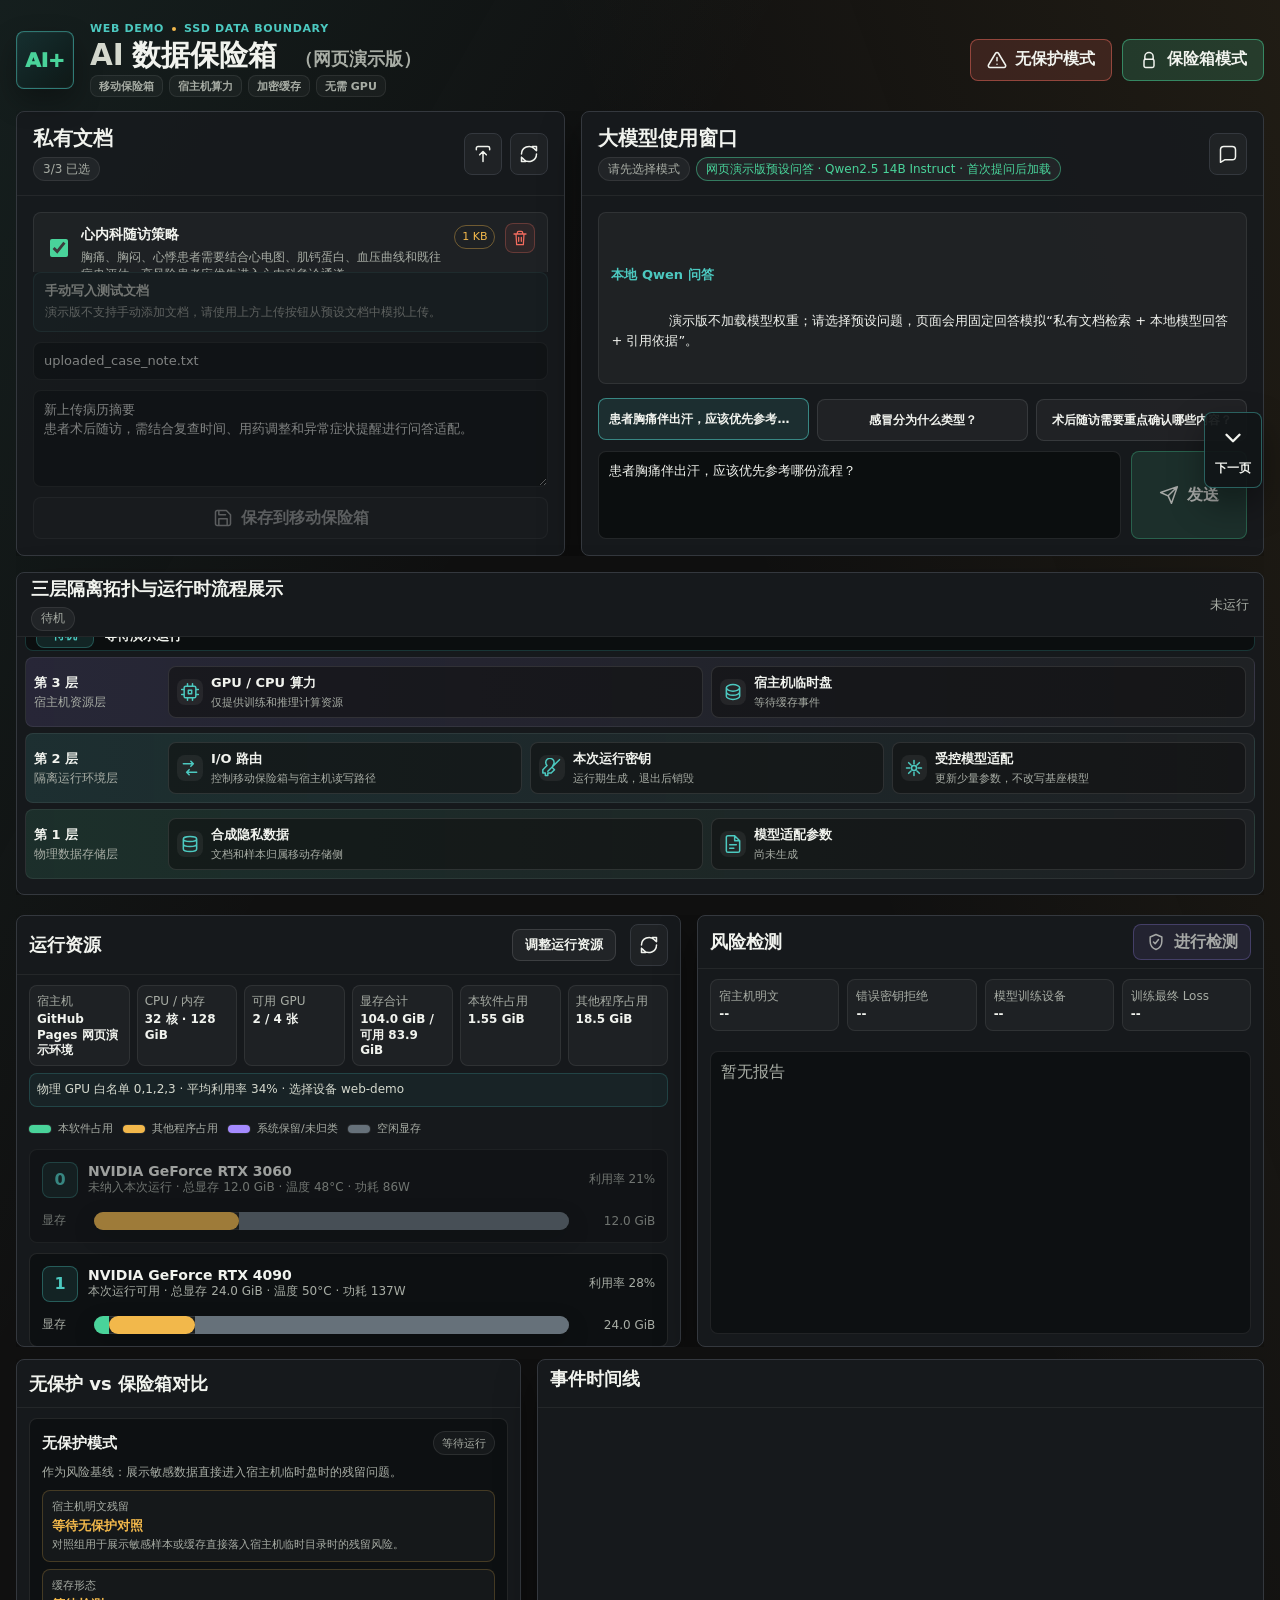
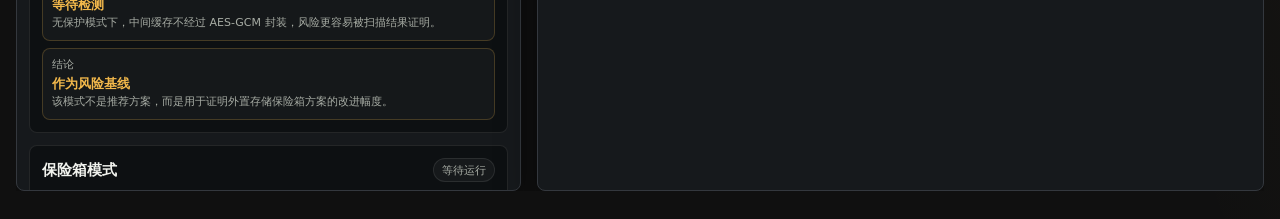
<file: docs/index.html>
<!doctype html>
<html lang="zh-CN">
  <head>
    <meta charset="utf-8" />
    <meta name="viewport" content="width=device-width, initial-scale=1" />
    <title>AI 数据保险箱 - 演示版</title>
    <link rel="stylesheet" href="./styles.css?v=pages-mirror1" />
  </head>
  <body>
    <aside class="usage-guide" aria-labelledby="usageGuideTitle">
      <div class="usage-guide-header">
        <span>Prototype Guide</span>
        <h2 id="usageGuideTitle">AI 数据保险箱测试原型使用说明</h2>
        <p>本测试原型为大学生 AI+ 移动存储场景融合创新大赛参赛作品，作者为胡家铭。</p>
      </div>
      <div class="usage-guide-body">
        <section>
          <h3>项目概述</h3>
          <p>本原型展示一种面向敏感数据的移动式本地 AI 工作方案：私有文档、模型和运行产物归属于移动保险箱，宿主机主要提供 GPU/CPU 算力；中间缓存以加密形式临时存放，退出后通过检测验证宿主机明文残留。</p>
        </section>
        <section>
          <h3>演示版说明</h3>
          <p>当前页面为网页演示版，主要用于无 GPU、无后端服务环境下讲解交互流程和展示逻辑，内容仅供演示参考。</p>
          <p>演示版不会加载真实模型权重，不执行真实模型适配，也不会读取本地文件；大模型问答、上传文档、GPU 占用和风险检测均使用预设数据模拟。真实运行版会在服务器上调用本地 Qwen、扫描工作目录并生成实际报告，结果可能与演示版数值不同。</p>
        </section>
        <section>
          <h3>基本使用流程</h3>
          <ol>
            <li>在“私有文档”中勾选现有文档，或点击上传按钮从三份预设文档中模拟加入新文档；演示版不支持手动写入真实文档。</li>
            <li>点击“无保护模式”启动对照流程，观察敏感明文如何落入宿主机临时目录。</li>
            <li>点击“保险箱模式”启动保护流程，观察缓存加密暂存和结果保存回移动保险箱。</li>
            <li>在“大模型使用窗口”中选择预设问题并发送，观察私有文档检索、模型回答和引用依据变化。</li>
            <li>使用右侧翻页按钮进入第二页，查看运行资源、风险检测、无保护 vs 保险箱对比和事件时间线。</li>
            <li>在“风险检测”中点击“进行检测”，触发宿主机明文扫描、缓存形态验证、错误密钥验证和报告完整性检查。</li>
          </ol>
        </section>
        <section>
          <h3>运行资源调整</h3>
          <p>进入第二页后，在“运行资源”模块点击“调整运行资源”，可勾选模拟 GPU，并在模型下拉框中切换不同参数量的 Qwen 模型。</p>
          <p>每次修改 GPU 选择后，模块会根据合计显存和空闲显存实时更新推荐模型。点击“确认”后会出现二次确认弹窗，确认后页面模拟资源重启，并在重启完成后刷新显存占用和模型建议。</p>
        </section>
        <section>
          <h3>页面模块说明</h3>
          <p><strong>私有文档：</strong>管理用于本地检索与问答的合成文档，演示版支持选择、模拟上传和删除，手动写入区保持禁用。</p>
          <p><strong>大模型使用窗口：</strong>演示版使用预设问答模拟本地 Qwen 结合已选文档回答问题，并展示私有文档引用和模型状态。</p>
          <p><strong>三层隔离拓扑与运行时流程展示：</strong>按执行阶段高亮宿主机资源层、隔离运行环境层和物理数据存储层。</p>
          <p><strong>运行资源：</strong>动态展示宿主机 GPU、显存占用、其他进程占用、本程序资源使用情况，并支持调整运行 GPU 和本地模型参数量。</p>
          <p><strong>风险检测：</strong>手动触发检测，证明无保护模式的风险和保险箱模式的保护效果。</p>
          <p><strong>无保护 vs 保险箱对比：</strong>上下对比展示无保护模式的明文残留风险和保险箱模式的加密缓存、错误密钥验证、产物归属结果。</p>
          <p><strong>事件时间线：</strong>记录训练、缓存、结果保存、退出和检测过程中的审计事件，点击条目可展开查看细节。</p>
        </section>
        <section>
          <h3>安全边界</h3>
          <p>该原型验证应用层数据流控制、缓存加密暂存和可视化审计链路，不宣称防御 root 权限、内核后门、物理内存转储或总线监听。</p>
        </section>
      </div>
    </aside>
    <div class="app-shell">
      <header class="topbar">
        <div class="brand">
          <div class="brand-mark" aria-hidden="true">
            <span class="brand-mark-core">AI+</span>
          </div>
          <div class="brand-copy">
            <div class="brand-kicker">
              <span>WEB DEMO</span>
              <i></i>
              <span>SSD DATA BOUNDARY</span>
            </div>
            <h1><span>AI</span><strong>数据保险箱</strong><em>（网页演示版）</em></h1>
            <div class="brand-tags" aria-label="核心能力">
              <span>移动保险箱</span>
              <span>宿主机算力</span>
              <span>加密缓存</span>
              <span>无需 GPU</span>
            </div>
          </div>
        </div>
        <div class="actions">
          <button id="baselineBtn" class="btn btn-danger" type="button">
            <svg viewBox="0 0 24 24" aria-hidden="true">
              <path d="M12 9v4m0 4h.01M10.3 3.9 1.8 18a2 2 0 0 0 1.7 3h17a2 2 0 0 0 1.7-3L13.7 3.9a2 2 0 0 0-3.4 0Z" />
            </svg>
            无保护模式
          </button>
          <button id="vaultBtn" class="btn btn-primary" type="button">
            <svg viewBox="0 0 24 24" aria-hidden="true">
              <path d="M7 11V8a5 5 0 0 1 10 0v3m-9 0h8a2 2 0 0 1 2 2v6a2 2 0 0 1-2 2H8a2 2 0 0 1-2-2v-6a2 2 0 0 1 2-2Z" />
            </svg>
            保险箱模式
          </button>
        </div>
      </header>

      <section id="homePage" class="page-section home-page" aria-label="首页演示区">
      <div class="primary-workbench" aria-label="核心演示区">
        <section class="panel document-panel" aria-labelledby="documentTitle">
          <div class="panel-header compact">
            <div>
              <h2 id="documentTitle">私有文档</h2>
              <span id="docCount" class="mini-pill">加载中</span>
            </div>
            <div class="panel-actions">
              <input id="filePicker" type="file" accept=".txt,.md,.json,.csv" hidden />
              <button id="pickFileBtn" class="icon-btn" type="button" title="选择本地文档">
                <svg viewBox="0 0 24 24" aria-hidden="true">
                  <path d="M12 21V9m0 0 4 4m-4-4-4 4M4 7V5a2 2 0 0 1 2-2h12a2 2 0 0 1 2 2v2" />
                </svg>
              </button>
              <button id="refreshDocsBtn" class="icon-btn" type="button" title="刷新文档">
                <svg viewBox="0 0 24 24" aria-hidden="true">
                  <path d="M21 12a9 9 0 0 1-15.5 6.2L3 16m0 0v5h5M3 12A9 9 0 0 1 18.5 5.8L21 8m0 0V3h-5" />
                </svg>
              </button>
            </div>
          </div>
          <div id="docList" class="doc-list"></div>
          <div class="quick-upload demo-disabled" data-tooltip="演示版不支持手动添加文档，请使用上方上传按钮从预设文档中模拟上传。">
            <div class="quick-upload-help">
              <strong>手动写入测试文档</strong>
              <span>演示版不支持手动添加文档，请使用上方上传按钮从预设文档中模拟上传。</span>
            </div>
            <input id="docNameInput" type="text" value="uploaded_case_note.txt" aria-label="文档名" disabled />
            <textarea id="docTextInput" rows="4" aria-label="文档内容" disabled>新上传病历摘要
患者术后随访，需结合复查时间、用药调整和异常症状提醒进行问答适配。</textarea>
            <button id="saveDocBtn" class="btn btn-secondary" type="button" disabled>
              <svg viewBox="0 0 24 24" aria-hidden="true">
                <path d="M19 21H5a2 2 0 0 1-2-2V5a2 2 0 0 1 2-2h11l5 5v11a2 2 0 0 1-2 2ZM7 21v-8h10v8M7 3v5h8" />
              </svg>
              保存到移动保险箱
            </button>
          </div>
        </section>

        <section class="panel model-panel" aria-labelledby="modelTitle">
          <div class="panel-header compact">
            <div>
              <h2 id="modelTitle">大模型使用窗口</h2>
              <span id="modelState" class="mini-pill">请先选择模式</span>
              <span id="modelBackend" class="mini-pill">Qwen 状态加载中</span>
            </div>
            <button id="sampleQuestionBtn" class="icon-btn" type="button" title="填入示例问题">
              <svg viewBox="0 0 24 24" aria-hidden="true">
                <path d="M21 15a4 4 0 0 1-4 4H8l-5 3V7a4 4 0 0 1 4-4h10a4 4 0 0 1 4 4z" />
              </svg>
            </button>
          </div>
          <div id="chatLog" class="chat-log">
            <div class="message system">
              <strong>本地 Qwen 问答</strong>
              <span>演示版不加载模型权重；请选择预设问题，页面会用固定回答模拟“私有文档检索 + 本地模型回答 + 引用依据”。</span>
            </div>
          </div>
          <div id="presetQuestionBank" class="preset-question-bank" aria-label="预设问题"></div>
          <div class="ask-row" id="askGate" data-tooltip="请先选择模拟运行方式：无保护模式或保险箱模式。">
            <textarea id="questionInput" rows="3" aria-label="模型问题" readonly>患者胸痛伴出汗，应该优先参考哪份流程？</textarea>
            <button id="askBtn" class="btn btn-primary" type="button" disabled title="请先选择模拟运行方式：无保护模式或保险箱模式。">
              <svg viewBox="0 0 24 24" aria-hidden="true">
                <path d="M22 2 11 13M22 2l-7 20-4-9-9-4Z" />
              </svg>
              发送
            </button>
          </div>
        </section>

      </div>

        <section class="panel topology-panel" aria-labelledby="topologyTitle">
          <div class="panel-header">
            <div>
              <h2 id="topologyTitle">三层隔离拓扑与运行时流程展示</h2>
              <span id="runStatus" class="status-pill idle">待机</span>
            </div>
            <div class="run-meta">
              <span id="activeRun">未运行</span>
            </div>
          </div>

          <div id="topologyMap" class="topology-map idle">
            <div class="topology-current">
              <span id="topologyStepBadge">待机</span>
              <div>
                <strong id="topologyFocus">等待演示运行</strong>
                <p id="topologyFocusDetail">点击保险箱模式或无保护模式后，模块会随执行阶段逐步高亮。</p>
              </div>
            </div>
            <div class="layer host-layer">
              <div class="layer-label">
                <strong>第 3 层</strong>
                <span>宿主机资源层</span>
              </div>
              <div class="node compute-node" data-topology-node="compute">
                <span class="node-icon">
                  <svg viewBox="0 0 24 24" aria-hidden="true">
                    <path d="M9 2v3m6-3v3M9 19v3m6-3v3M2 9h3m-3 6h3m14-6h3m-3 6h3M7 5h10a2 2 0 0 1 2 2v10a2 2 0 0 1-2 2H7a2 2 0 0 1-2-2V7a2 2 0 0 1 2-2Zm3 5h4v4h-4z" />
                  </svg>
                </span>
                <span>GPU / CPU 算力</span>
                <small>仅提供训练和推理计算资源</small>
              </div>
              <div class="node cache-node" data-topology-node="cache">
                <span class="node-icon">
                  <svg viewBox="0 0 24 24" aria-hidden="true">
                    <path d="M4 7c0-2 3.6-4 8-4s8 2 8 4-3.6 4-8 4-8-2-8-4Zm0 0v5c0 2 3.6 4 8 4s8-2 8-4V7M4 12v5c0 2 3.6 4 8 4s8-2 8-4v-5" />
                  </svg>
                </span>
                <span>宿主机临时盘</span>
                <small id="cacheMode">等待缓存事件</small>
              </div>
            </div>

            <div class="layer sandbox-layer">
              <div class="layer-label">
                <strong>第 2 层</strong>
                <span>隔离运行环境层</span>
              </div>
              <div class="node router-node" data-topology-node="router">
                <span class="node-icon">
                  <svg viewBox="0 0 24 24" aria-hidden="true">
                    <path d="M4 7h12m0 0-3-3m3 3-3 3M20 17H8m0 0 3-3m-3 3 3 3" />
                  </svg>
                </span>
                <span>I/O 路由</span>
                <small>控制移动保险箱与宿主机读写路径</small>
              </div>
              <div class="node key-node" data-topology-node="key">
                <span class="node-icon">
                  <svg viewBox="0 0 24 24" aria-hidden="true">
                    <path d="M21 2 11 12m-4 4 3-3m2-2 3 3-4 4H7v3H4v-3H1v-4l5-5a5 5 0 1 1 7 0" />
                  </svg>
                </span>
                <span>本次运行密钥</span>
                <small id="keyState">运行期生成，退出后销毁</small>
              </div>
              <div class="node engine-node" data-topology-node="engine">
                <span class="node-icon">
                  <svg viewBox="0 0 24 24" aria-hidden="true">
                    <path d="M12 3v4m0 10v4M3 12h4m10 0h4M5.6 5.6l2.8 2.8m7.2 7.2 2.8 2.8m0-12.8-2.8 2.8m-7.2 7.2-2.8 2.8M9 12a3 3 0 1 0 6 0 3 3 0 0 0-6 0Z" />
                  </svg>
                </span>
                <span>受控模型适配</span>
                <small>更新少量参数，不改写基座模型</small>
              </div>
            </div>

            <div class="layer vault-layer">
              <div class="layer-label">
                <strong>第 1 层</strong>
                <span>物理数据存储层</span>
              </div>
              <div class="node data-node" data-topology-node="data">
                <span class="node-icon">
                  <svg viewBox="0 0 24 24" aria-hidden="true">
                    <path d="M4 6a8 3 0 1 0 16 0A8 3 0 1 0 4 6Zm0 0v6a8 3 0 1 0 16 0V6M4 12v6a8 3 0 1 0 16 0v-6" />
                  </svg>
                </span>
                <span>合成隐私数据</span>
                <small>文档和样本归属移动存储侧</small>
              </div>
              <div class="node adapter-node" data-topology-node="adapter">
                <span class="node-icon">
                  <svg viewBox="0 0 24 24" aria-hidden="true">
                    <path d="M14 2H6a2 2 0 0 0-2 2v16a2 2 0 0 0 2 2h12a2 2 0 0 0 2-2V8Zm0 0v6h6M8 13h8M8 17h5" />
                  </svg>
                </span>
                <span>模型适配参数</span>
                <small id="adapterState">尚未生成</small>
              </div>
            </div>

            <div id="topologySteps" class="topology-steps"></div>
          </div>
        </section>
      </section>

      <main id="detailsPage" class="dashboard page-section details-page" aria-label="证据详情页">
        <section class="evidence-grid" aria-label="运行证据">
          <section class="panel hardware-panel" aria-labelledby="hardwareTitle">
            <div class="panel-header compact">
              <h2 id="hardwareTitle">运行资源</h2>
              <button id="runtimeEditBtn" class="small-btn" type="button">调整运行资源</button>
              <button id="runtimeApplyBtn" class="small-btn primary" type="button" disabled>确认</button>
              <button id="refreshHardware" class="icon-btn" type="button" title="刷新硬件探测">
                <svg viewBox="0 0 24 24" aria-hidden="true">
                  <path d="M21 12a9 9 0 0 1-15.5 6.2L3 16m0 0v5h5M3 12A9 9 0 0 1 18.5 5.8L21 8m0 0V3h-5" />
                </svg>
              </button>
            </div>
            <div id="hardwareRestartNotice" class="hardware-restart-notice" hidden></div>
            <div id="hardwareSummary" class="hardware-summary skeleton">加载中</div>
            <div id="runtimeConfigPanel" class="runtime-config-panel"></div>
            <div id="gpuList" class="gpu-list"></div>
          </section>

          <section class="panel report-panel" aria-labelledby="reportTitle">
            <div class="panel-header compact">
              <div>
                <h2 id="reportTitle">风险检测</h2>
              </div>
              <button id="verifyBtn" class="btn btn-secondary verify-btn" type="button" disabled title="请先选择模拟运行方式并等待运行完成后再检测。">
                <svg viewBox="0 0 24 24" aria-hidden="true">
                  <path d="M9 12l2 2 4-5M12 3 5 6v5c0 4.5 3 8.5 7 10 4-1.5 7-5.5 7-10V6l-7-3Z" />
                </svg>
                进行检测
              </button>
            </div>
            <div class="metric-grid">
              <div class="metric">
                <span>宿主机明文</span>
                <strong id="sentinelMetric">--</strong>
              </div>
              <div class="metric">
                <span>错误密钥拒绝</span>
                <strong id="keyMetric">--</strong>
              </div>
              <div class="metric">
                <span>模型训练设备</span>
                <strong id="deviceMetric">--</strong>
              </div>
              <div class="metric">
                <span>训练最终 Loss</span>
                <strong id="lossMetric">--</strong>
              </div>
            </div>
            <div id="securityChecks" class="security-checks"></div>
            <div id="reportDetails" class="report-details empty">暂无报告</div>
          </section>
        </section>

        <section class="support-grid" aria-label="补充细节">
          <section class="panel flow-panel" aria-labelledby="flowTitle">
            <div class="panel-header compact">
              <div>
                <h2 id="flowTitle">无保护 vs 保险箱对比</h2>
              </div>
            </div>
            <div id="fileFlow" class="proof-compare"></div>
          </section>

          <section class="panel timeline-panel" aria-labelledby="timelineTitle">
            <div class="panel-header">
              <div>
                <h2 id="timelineTitle">事件时间线</h2>
              </div>
            </div>
            <div id="eventList" class="event-list"></div>
          </section>
        </section>
      </main>

      <button id="pageFlipBtn" class="floating-page-btn" type="button" aria-label="向下翻页" title="向下翻页">
        <svg id="pageFlipIcon" viewBox="0 0 24 24" aria-hidden="true">
          <path d="M6 9l6 6 6-6" />
        </svg>
        <span id="pageFlipText">下一页</span>
      </button>
    </div>

    <dialog id="mockUploadDialog" class="mock-upload-dialog">
      <form method="dialog">
        <div class="mock-dialog-head">
          <div>
            <h2>模拟上传私有文档</h2>
            <p>从预设文档中选择一份加入移动保险箱，页面不会读取你的本地文件。</p>
          </div>
          <button class="small-btn" value="cancel" type="submit">关闭</button>
        </div>
        <div id="mockUploadChoices" class="mock-upload-choices"></div>
      </form>
    </dialog>

    <script src="./app.js?v=model-status1"></script>
  </body>
</html>
</file>
<file: docs/styles.css>
:root {
  color-scheme: dark;
  --bg: #101010;
  --surface: #171a1d;
  --surface-2: #202327;
  --line: #34383e;
  --text: #f1f3ee;
  --muted: #a8ada5;
  --soft: #d5d9ce;
  --green: #49d39a;
  --teal: #4cc9c0;
  --amber: #f2b84b;
  --red: #f26b5e;
  --violet: #a58bff;
  --shadow: rgba(0, 0, 0, 0.34);
}

* {
  box-sizing: border-box;
}

html {
  background: var(--bg);
  color: var(--text);
}

body {
  margin: 0;
  min-width: 320px;
  min-height: 100vh;
  background:
    linear-gradient(120deg, rgba(76, 201, 192, 0.08), transparent 34%),
    linear-gradient(250deg, rgba(242, 184, 75, 0.07), transparent 38%),
    var(--bg);
  color: var(--text);
  font-family:
    Inter, ui-sans-serif, system-ui, -apple-system, BlinkMacSystemFont, "Segoe UI",
    "Noto Sans CJK SC", "Microsoft YaHei", sans-serif;
  letter-spacing: 0;
}

button,
input,
textarea,
summary,
select,
option,
label {
  font: inherit;
  color: var(--text) !important;
  -webkit-text-fill-color: currentColor;
  caret-color: var(--text);
}

button *,
summary * {
  -webkit-text-fill-color: currentColor;
}

input::placeholder,
textarea::placeholder {
  color: rgba(241, 243, 238, 0.58);
  -webkit-text-fill-color: rgba(241, 243, 238, 0.58);
}

input:-webkit-autofill,
input:-webkit-autofill:hover,
input:-webkit-autofill:focus,
textarea:-webkit-autofill,
textarea:-webkit-autofill:hover,
textarea:-webkit-autofill:focus,
select:-webkit-autofill,
select:-webkit-autofill:hover,
select:-webkit-autofill:focus {
  -webkit-text-fill-color: var(--text) !important;
  caret-color: var(--text);
  box-shadow: 0 0 0 1000px rgba(8, 10, 12, 0.94) inset !important;
  transition: background-color 9999s ease-out 0s;
}

input::file-selector-button {
  border: 1px solid rgba(255, 255, 255, 0.14);
  border-radius: 7px;
  color: var(--text);
  background: rgba(255, 255, 255, 0.06);
}

option {
  background: var(--surface);
}

h1,
h2,
p {
  margin: 0;
}

.app-shell {
  width: min(1540px, calc(100% - 32px));
  margin: 0 auto;
  padding: 14px 0 28px;
}

.usage-guide {
  position: fixed;
  left: 14px;
  top: 50%;
  z-index: 45;
  display: flex;
  flex-direction: column;
  width: 270px;
  max-height: min(78vh, 720px);
  border: 1px solid rgba(76, 201, 192, 0.28);
  border-radius: 8px;
  color: var(--text);
  background: rgba(16, 18, 20, 0.94);
  box-shadow: 0 18px 42px rgba(0, 0, 0, 0.4);
  transform: translateY(-50%);
  overflow: hidden;
}

.usage-guide-header {
  flex: 0 0 auto;
  padding: 13px 14px 12px;
  border-bottom: 1px solid rgba(255, 255, 255, 0.07);
  background:
    linear-gradient(135deg, rgba(76, 201, 192, 0.1), transparent 56%),
    rgba(255, 255, 255, 0.025);
}

.usage-guide-header span {
  display: inline-flex;
  align-items: center;
  min-height: 20px;
  padding: 0 7px;
  border: 1px solid rgba(76, 201, 192, 0.28);
  border-radius: 7px;
  color: var(--teal);
  background: rgba(76, 201, 192, 0.08);
  font-size: 10px;
  font-weight: 850;
  letter-spacing: 0.04em;
}

.usage-guide h2 {
  margin-top: 9px;
  color: var(--text);
  font-size: 16px;
  line-height: 1.28;
}

.usage-guide-header p {
  margin-top: 8px;
  color: var(--muted);
  font-size: 11.5px;
  line-height: 1.5;
}

.usage-guide-body {
  flex: 1 1 auto;
  min-height: 0;
  overflow-y: auto;
  padding: 12px 14px 14px;
  scrollbar-width: thin;
  scrollbar-color: rgba(76, 201, 192, 0.36) rgba(255, 255, 255, 0.05);
}

.usage-guide-body::-webkit-scrollbar {
  width: 8px;
}

.usage-guide-body::-webkit-scrollbar-track {
  background: rgba(255, 255, 255, 0.04);
}

.usage-guide-body::-webkit-scrollbar-thumb {
  border-radius: 8px;
  background: rgba(76, 201, 192, 0.36);
}

.usage-guide section + section {
  margin-top: 14px;
  padding-top: 13px;
  border-top: 1px solid rgba(255, 255, 255, 0.07);
}

.usage-guide h3 {
  margin: 0 0 8px;
  color: var(--soft);
  font-size: 13px;
  line-height: 1.25;
}

.usage-guide p,
.usage-guide li {
  color: var(--muted);
  font-size: 12px;
  line-height: 1.62;
}

.usage-guide p + p {
  margin-top: 8px;
}

.usage-guide strong {
  color: var(--text);
  font-weight: 850;
}

.usage-guide ol {
  display: grid;
  gap: 7px;
  margin: 0;
  padding-left: 18px;
}

.topbar {
  display: grid;
  grid-template-columns: minmax(0, 1fr) auto;
  align-items: center;
  gap: 20px;
  min-height: 88px;
  padding: 8px 0 14px;
}

.brand {
  display: flex;
  align-items: center;
  gap: 16px;
  min-width: 0;
}

.brand-mark {
  position: relative;
  display: grid;
  place-items: center;
  width: 58px;
  height: 58px;
  flex: 0 0 auto;
  overflow: hidden;
  border: 1px solid rgba(76, 201, 192, 0.52);
  border-radius: 8px;
  background:
    linear-gradient(135deg, rgba(76, 201, 192, 0.18), rgba(73, 211, 154, 0.06)),
    rgba(8, 10, 12, 0.78);
  box-shadow: inset 0 0 0 1px rgba(255, 255, 255, 0.035), 0 12px 28px rgba(0, 0, 0, 0.3);
}

.brand-mark-core {
  position: relative;
  z-index: 2;
  color: var(--green);
  font-size: 20px;
  font-weight: 950;
  letter-spacing: 0;
}

.btn svg,
.icon-btn svg,
.node-icon svg {
  width: 20px;
  height: 20px;
  fill: none;
  stroke: currentColor;
  stroke-width: 1.8;
  stroke-linecap: round;
  stroke-linejoin: round;
}

h1 {
  display: flex;
  align-items: baseline;
  gap: 8px;
  min-width: 0;
  font-size: clamp(24px, 2.3vw, 34px);
  line-height: 1.02;
}

h1 span {
  color: var(--soft);
  font-weight: 760;
}

h1 strong {
  color: var(--text);
  font-weight: 950;
  letter-spacing: 0;
}

.brand-copy {
  display: grid;
  gap: 5px;
  min-width: 0;
}

.brand-kicker {
  display: flex;
  align-items: center;
  gap: 8px;
  color: var(--teal);
  font-size: 11px;
  font-weight: 850;
  letter-spacing: 0.06em;
}

.brand-kicker i {
  width: 4px;
  height: 4px;
  border-radius: 2px;
  background: var(--amber);
}

.brand-tags {
  display: flex;
  flex-wrap: wrap;
  gap: 6px;
}

.brand-tags span {
  display: inline-flex;
  align-items: center;
  min-height: 22px;
  padding: 0 8px;
  border: 1px solid rgba(255, 255, 255, 0.08);
  border-radius: 8px;
  color: var(--muted);
  background: rgba(255, 255, 255, 0.035);
  font-size: 11px;
  font-weight: 760;
}

.actions {
  display: flex;
  gap: 10px;
  flex-wrap: wrap;
  justify-content: flex-end;
  align-items: center;
}

.btn,
.icon-btn {
  display: inline-flex;
  align-items: center;
  justify-content: center;
  gap: 8px;
  min-height: 42px;
  border: 1px solid transparent;
  border-radius: 8px;
  color: var(--text);
  cursor: pointer;
  transition: transform 140ms ease, border-color 140ms ease, background 140ms ease;
}

.btn {
  padding: 0 16px;
  font-weight: 750;
}

.btn:disabled {
  cursor: not-allowed;
  opacity: 0.66;
}

.btn:hover:not(:disabled),
.icon-btn:hover {
  transform: translateY(-1px);
}

.actions .btn {
  position: relative;
  overflow: hidden;
}

.actions .btn.active {
  opacity: 1;
  transform: translateY(-1px);
}

.actions .btn.inactive {
  opacity: 0.58;
}

.actions .btn.inactive:hover:not(:disabled) {
  opacity: 0.9;
}

.actions .btn.active::after {
  content: "";
  position: absolute;
  left: 12px;
  right: 12px;
  bottom: 5px;
  height: 2px;
  border-radius: 2px;
  background: currentColor;
  opacity: 0.72;
}

.actions .btn.running::before {
  content: "";
  position: absolute;
  inset: 0;
  border-radius: 8px;
  border: 1px solid currentColor;
  opacity: 0.34;
  animation: mode-pulse 1.25s ease-in-out infinite;
}

@keyframes mode-pulse {
  0%,
  100% {
    transform: scale(1);
    opacity: 0.18;
  }
  50% {
    transform: scale(1.035);
    opacity: 0.5;
  }
}

.btn-primary {
  background: rgba(73, 211, 154, 0.18);
  border-color: rgba(73, 211, 154, 0.5);
}

.btn-primary.active {
  color: var(--green);
  background: rgba(73, 211, 154, 0.26);
  border-color: rgba(73, 211, 154, 0.82);
  box-shadow: 0 0 0 1px rgba(73, 211, 154, 0.18), 0 0 22px rgba(73, 211, 154, 0.14);
}

.btn-danger {
  background: rgba(242, 107, 94, 0.16);
  border-color: rgba(242, 107, 94, 0.48);
}

.btn-danger.active {
  color: var(--red);
  background: rgba(242, 107, 94, 0.24);
  border-color: rgba(242, 107, 94, 0.78);
  box-shadow: 0 0 0 1px rgba(242, 107, 94, 0.18), 0 0 22px rgba(242, 107, 94, 0.13);
}

.btn-secondary {
  background: rgba(165, 139, 255, 0.14);
  border-color: rgba(165, 139, 255, 0.42);
}

.small-btn {
  min-height: 32px;
  padding: 0 12px;
  border: 1px solid rgba(255, 255, 255, 0.12);
  border-radius: 8px;
  color: var(--soft);
  background: rgba(255, 255, 255, 0.05);
  font-size: 13px;
  font-weight: 800;
  white-space: nowrap;
  cursor: pointer;
  transition:
    transform 140ms ease,
    border-color 140ms ease,
    background 140ms ease,
    opacity 140ms ease;
}

.small-btn:hover:not(:disabled) {
  transform: translateY(-1px);
  border-color: rgba(76, 201, 192, 0.42);
  background: rgba(76, 201, 192, 0.1);
}

.small-btn.primary {
  color: var(--green);
  border-color: rgba(73, 211, 154, 0.38);
  background: rgba(73, 211, 154, 0.12);
}

.small-btn:disabled {
  cursor: not-allowed;
  opacity: 0.45;
}

.icon-btn {
  width: 38px;
  height: 38px;
  padding: 0;
  background: rgba(255, 255, 255, 0.04);
  border-color: var(--line);
}

.panel {
  border: 1px solid var(--line);
  border-radius: 8px;
  background: rgba(23, 26, 29, 0.94);
  box-shadow: 0 18px 40px var(--shadow);
}

.panel-header {
  display: flex;
  align-items: center;
  justify-content: space-between;
  gap: 14px;
  min-height: 68px;
  padding: 16px;
  border-bottom: 1px solid rgba(255, 255, 255, 0.06);
}

.panel-header.compact {
  min-height: 64px;
  padding: 14px 16px;
}

.panel-header h2 {
  font-size: 18px;
  line-height: 1.2;
}

.hardware-panel .panel-header h2 {
  margin-right: auto;
}

.status-pill,
.mini-pill,
.phase-summary {
  display: inline-flex;
  align-items: center;
  max-width: 100%;
  min-height: 24px;
  margin-top: 7px;
  padding: 0 9px;
  border-radius: 999px;
  color: var(--muted);
  background: rgba(255, 255, 255, 0.05);
  border: 1px solid rgba(255, 255, 255, 0.08);
  font-size: 12px;
}

.status-pill.running {
  color: var(--amber);
  border-color: rgba(242, 184, 75, 0.48);
}

.status-pill.safe,
.mini-pill.safe {
  color: var(--green);
  border-color: rgba(73, 211, 154, 0.5);
}

.status-pill.danger,
.mini-pill.danger {
  color: var(--red);
  border-color: rgba(242, 107, 94, 0.52);
}

.mini-pill.warning {
  color: var(--amber);
  border-color: rgba(242, 184, 75, 0.48);
}

.page-section {
  scroll-margin-top: 12px;
}

.home-page {
  display: grid;
  grid-template-rows: minmax(0, 0.58fr) minmax(0, 0.42fr);
  gap: 16px;
  height: calc(100vh - 116px);
  min-height: 660px;
  margin-bottom: 20px;
  overflow: hidden;
}

.primary-workbench {
  display: grid;
  grid-template-columns: minmax(430px, 0.95fr) minmax(560px, 1.18fr);
  gap: 16px;
  align-items: stretch;
  height: min(66vh, 640px);
  min-height: 520px;
  max-height: 680px;
  margin-bottom: 18px;
  overflow: hidden;
}

.home-page .primary-workbench {
  height: 100%;
  min-height: 0;
  max-height: none;
  margin-bottom: 0;
}

.home-page .primary-workbench > .panel {
  height: 100%;
  min-height: 0;
  max-height: 100%;
}

.document-panel,
.model-panel {
  display: grid;
  grid-template-rows: auto minmax(0, 1fr) auto;
  height: 100%;
  min-height: 0;
  overflow: hidden;
}

.model-panel {
  align-self: stretch;
  max-height: 100%;
}

.primary-workbench .panel-header h2 {
  font-size: 20px;
}

.panel-actions {
  display: flex;
  gap: 8px;
}

.doc-list {
  display: grid;
  align-content: start;
  gap: 10px;
  overflow: auto;
  padding: 16px;
}

.doc-item {
  display: grid;
  grid-template-columns: auto minmax(0, 1fr) auto auto;
  gap: 10px;
  align-items: start;
  min-height: 72px;
  padding: 12px;
  border: 1px solid rgba(255, 255, 255, 0.08);
  border-radius: 8px;
  background: rgba(255, 255, 255, 0.035);
}

.doc-item > div {
  min-width: 0;
}

.doc-delete-btn {
  display: grid;
  place-items: center;
  width: 30px;
  height: 30px;
  margin-top: -2px;
  border: 1px solid rgba(242, 107, 94, 0.28);
  border-radius: 8px;
  color: var(--red) !important;
  background: rgba(242, 107, 94, 0.08);
  cursor: pointer;
}

.doc-delete-btn:hover:not(:disabled) {
  border-color: rgba(242, 107, 94, 0.58);
  background: rgba(242, 107, 94, 0.14);
}

.doc-delete-btn:disabled {
  cursor: wait;
  opacity: 0.6;
}

.doc-delete-btn svg {
  width: 16px;
  height: 16px;
  fill: none;
  stroke: currentColor;
  stroke-width: 1.9;
  stroke-linecap: round;
  stroke-linejoin: round;
}

.doc-item input {
  width: 18px;
  height: 18px;
  margin-top: 4px;
  accent-color: var(--green);
}

.doc-title {
  display: -webkit-box;
  font-size: 14px;
  font-weight: 800;
  line-height: 1.35;
  overflow: hidden;
  overflow-wrap: anywhere;
  -webkit-box-orient: vertical;
  -webkit-line-clamp: 1;
}

.doc-preview {
  display: -webkit-box;
  margin-top: 5px;
  color: var(--muted);
  font-size: 12px;
  line-height: 1.45;
  overflow: hidden;
  overflow-wrap: anywhere;
  -webkit-box-orient: vertical;
  -webkit-line-clamp: 2;
}

.doc-badge {
  min-height: 24px;
  padding: 4px 7px;
  border-radius: 999px;
  color: var(--amber);
  border: 1px solid rgba(242, 184, 75, 0.38);
  white-space: nowrap;
  font-size: 11px;
}

.quick-upload {
  display: grid;
  gap: 10px;
  padding: 0 16px 16px;
}

.quick-upload-help {
  display: grid;
  gap: 4px;
  padding: 10px 11px;
  border: 1px solid rgba(76, 201, 192, 0.18);
  border-radius: 8px;
  background: rgba(76, 201, 192, 0.055);
}

.quick-upload-help strong {
  color: var(--soft);
  font-size: 13px;
  line-height: 1.25;
}

.quick-upload-help span {
  color: var(--muted);
  font-size: 12px;
  line-height: 1.45;
}

input,
textarea {
  width: 100%;
  border: 1px solid rgba(255, 255, 255, 0.1);
  border-radius: 8px;
  background: rgba(8, 10, 12, 0.72);
  color: var(--text);
  outline: none;
  font-size: 13px;
  line-height: 1.45;
}

input {
  min-height: 38px;
  padding: 0 10px;
}

textarea {
  resize: vertical;
  min-height: 96px;
  padding: 10px;
}

input:focus,
textarea:focus {
  border-color: rgba(76, 201, 192, 0.55);
}

.chat-log {
  display: grid;
  align-content: start;
  gap: 10px;
  min-height: 0;
  max-height: 100%;
  overflow: auto;
  padding: 16px;
  overscroll-behavior: contain;
}

.message {
  width: min(94%, 820px);
  padding: 12px;
  border: 1px solid rgba(255, 255, 255, 0.08);
  border-radius: 8px;
  background: rgba(255, 255, 255, 0.04);
  font-size: 13px;
  line-height: 1.55;
  white-space: pre-wrap;
  overflow-wrap: anywhere;
}

.message strong {
  display: block;
  margin-bottom: 5px;
  color: var(--teal);
}

.message.user {
  justify-self: end;
  border-color: rgba(165, 139, 255, 0.34);
}

.message.base strong {
  color: var(--amber);
}

.message.vault strong {
  color: var(--green);
}

.message.system {
  width: 100%;
}

.message-body {
  color: var(--soft);
}

.message.loading {
  border-color: rgba(76, 201, 192, 0.3);
}

.message-loading {
  display: inline-flex;
  align-items: center;
  gap: 10px;
  min-height: 30px;
  color: var(--soft);
  font-weight: 760;
}

.loading-spinner {
  width: 20px;
  height: 20px;
  border: 3px solid rgba(76, 201, 192, 0.18);
  border-top-color: var(--teal);
  border-radius: 999px;
  animation: qwen-spin 820ms linear infinite;
}

@keyframes qwen-spin {
  to {
    transform: rotate(360deg);
  }
}

.message-meta {
  display: block;
  margin-top: 9px;
  color: var(--muted);
  font-size: 11px;
  line-height: 1.45;
  overflow-wrap: anywhere;
}

.message-sources {
  margin-top: 10px;
  border: 1px solid rgba(255, 255, 255, 0.08);
  border-radius: 8px;
  background: rgba(8, 10, 12, 0.46);
  overflow: hidden;
}

.message-sources summary {
  display: flex;
  align-items: center;
  justify-content: space-between;
  min-height: 34px;
  padding: 0 10px;
  color: var(--muted) !important;
  cursor: pointer;
  list-style: none;
  font-size: 12px;
  font-weight: 760;
}

.message-sources summary::-webkit-details-marker {
  display: none;
}

.message-sources summary::after {
  content: "+";
  display: grid;
  place-items: center;
  width: 22px;
  height: 22px;
  border-radius: 7px;
  color: var(--teal);
  background: rgba(76, 201, 192, 0.08);
}

.message-sources[open] summary::after {
  content: "-";
}

.source-list {
  display: grid;
  gap: 8px;
  max-height: 168px;
  overflow-y: auto;
  padding: 0 10px 10px;
  scrollbar-width: thin;
  scrollbar-color: rgba(76, 201, 192, 0.34) rgba(255, 255, 255, 0.05);
}

.source-list::-webkit-scrollbar {
  width: 8px;
}

.source-list::-webkit-scrollbar-track {
  background: rgba(255, 255, 255, 0.04);
}

.source-list::-webkit-scrollbar-thumb {
  border-radius: 8px;
  background: rgba(76, 201, 192, 0.34);
}

.source-item {
  padding: 9px;
  border-radius: 8px;
  background: rgba(255, 255, 255, 0.035);
}

.source-item strong {
  color: var(--soft);
  font-size: 12px;
}

.source-item small {
  display: block;
  margin-top: 4px;
  color: var(--teal);
  font-size: 11px;
  line-height: 1.35;
  overflow-wrap: anywhere;
}

.source-item p {
  margin-top: 5px;
  color: var(--muted);
  font-size: 12px;
  line-height: 1.45;
}

.ask-row {
  display: grid;
  grid-template-columns: minmax(0, 1fr) 116px;
  gap: 10px;
  align-items: stretch;
  padding: 0 16px 16px;
}

.ask-row textarea {
  height: 88px;
  min-height: 88px;
  max-height: 88px;
  resize: none;
}

.dashboard {
  display: grid;
  grid-template-columns: 1fr;
  gap: 18px;
}

.details-page {
  height: calc(100vh - 24px);
  min-height: 0;
  max-height: calc(100vh - 24px);
  grid-template-rows: minmax(0, 1fr) minmax(0, 1fr);
  align-content: stretch;
  gap: 12px;
  overflow: hidden;
}

.topology-panel {
  min-height: 680px;
}

.home-page .topology-panel {
  min-height: 0;
  display: flex;
  flex-direction: column;
  overflow: hidden;
}

.home-page .topology-panel .panel-header {
  min-height: 54px;
  padding: 10px 14px;
}

.run-meta {
  color: var(--muted);
  font-size: 13px;
  overflow-wrap: anywhere;
  text-align: right;
}

.topology-map {
  display: grid;
  grid-template-rows: auto repeat(3, minmax(124px, 1fr)) auto;
  gap: 12px;
  min-height: 610px;
  padding: 18px;
}

.home-page .topology-map {
  flex: 1 1 auto;
  grid-template-rows: 40px repeat(3, 78px) 34px;
  align-content: center;
  gap: 8px;
  min-height: 0;
  height: auto;
  padding: 10px;
  overflow: hidden;
}

.topology-current {
  display: grid;
  grid-template-columns: auto minmax(0, 1fr);
  gap: 12px;
  align-items: center;
  padding: 12px 14px;
  border: 1px solid rgba(76, 201, 192, 0.22);
  border-radius: 8px;
  background: rgba(8, 10, 12, 0.72);
}

.topology-current span {
  display: grid;
  place-items: center;
  min-width: 58px;
  min-height: 34px;
  padding: 0 10px;
  border-radius: 8px;
  color: var(--teal);
  background: rgba(76, 201, 192, 0.12);
  border: 1px solid rgba(76, 201, 192, 0.3);
  font-size: 13px;
  font-weight: 900;
}

.topology-current strong {
  display: block;
  font-size: 15px;
}

.topology-current p {
  margin-top: 4px;
  color: var(--muted);
  font-size: 13px;
  line-height: 1.45;
}

.home-page .topology-current {
  grid-template-columns: 58px minmax(0, 1fr);
  gap: 10px;
  padding: 6px 10px;
}

.home-page .topology-current span {
  min-width: 54px;
  min-height: 26px;
  padding: 0 8px;
  font-size: 12px;
}

.home-page .topology-current strong {
  font-size: 13px;
  line-height: 1.2;
  overflow: hidden;
  text-overflow: ellipsis;
  white-space: nowrap;
}

.home-page .topology-current p {
  display: none;
}

.layer {
  display: grid;
  grid-template-columns: 170px repeat(3, minmax(140px, 1fr));
  align-items: center;
  gap: 12px;
  min-height: 136px;
  padding: 14px;
  border: 1px solid rgba(255, 255, 255, 0.07);
  border-radius: 8px;
}

.home-page .layer {
  gap: 8px;
  min-height: 76px;
  padding: 9px 10px;
}

.home-page .host-layer,
.home-page .vault-layer {
  grid-template-columns: 126px repeat(2, minmax(0, 1fr));
}

.home-page .sandbox-layer {
  grid-template-columns: 126px repeat(3, minmax(0, 1fr));
}

.host-layer {
  background: linear-gradient(90deg, rgba(165, 139, 255, 0.12), rgba(255, 255, 255, 0.035));
}

.sandbox-layer {
  background: linear-gradient(90deg, rgba(76, 201, 192, 0.13), rgba(255, 255, 255, 0.035));
}

.vault-layer {
  background: linear-gradient(90deg, rgba(73, 211, 154, 0.12), rgba(255, 255, 255, 0.035));
}

.layer-label {
  display: flex;
  flex-direction: column;
  gap: 5px;
  color: var(--soft);
}

.layer-label strong {
  color: var(--text);
  font-size: 14px;
}

.layer-label span {
  color: var(--muted);
  font-size: 13px;
}

.home-page .layer-label {
  gap: 4px;
}

.home-page .layer-label strong,
.home-page .layer-label span {
  line-height: 1.25;
}

.home-page .layer-label strong {
  font-size: 13px;
}

.home-page .layer-label span {
  font-size: 12px;
}

.node {
  display: flex;
  flex-direction: column;
  justify-content: center;
  gap: 7px;
  min-height: 88px;
  padding: 12px;
  border: 1px solid rgba(255, 255, 255, 0.11);
  border-radius: 8px;
  background: rgba(16, 16, 16, 0.58);
  overflow: hidden;
  transition: border-color 180ms ease, background 180ms ease, box-shadow 180ms ease, transform 180ms ease;
}

.home-page .node {
  display: grid;
  grid-template-columns: 26px minmax(0, 1fr);
  grid-template-rows: auto auto;
  min-height: 56px;
  align-items: center;
  justify-content: initial;
  column-gap: 8px;
  row-gap: 2px;
  padding: 8px 10px;
}

.home-page .node small {
  display: block;
  grid-column: 2;
  min-width: 0;
  min-height: 0;
  color: var(--muted);
  font-size: 11px;
  line-height: 1.15;
  overflow: hidden;
  text-overflow: ellipsis;
  white-space: nowrap;
}

.home-page .node-icon {
  grid-row: 1 / span 2;
  width: 26px;
  height: 26px;
  flex: 0 0 auto;
}

.home-page .node span:not(.node-icon) {
  min-width: 0;
  font-size: 13px;
  line-height: 1.18;
  overflow: hidden;
  text-overflow: ellipsis;
  white-space: nowrap;
}

.node-icon {
  display: grid;
  place-items: center;
  width: 30px;
  height: 30px;
  border-radius: 8px;
  color: var(--teal);
  background: rgba(255, 255, 255, 0.06);
}

.node span:not(.node-icon) {
  font-size: 14px;
  font-weight: 800;
  overflow-wrap: anywhere;
}

.node small {
  min-height: 16px;
  color: var(--muted);
  font-size: 12px;
  line-height: 1.25;
  overflow: hidden;
  text-overflow: ellipsis;
  white-space: nowrap;
}

.node.done {
  border-color: rgba(73, 211, 154, 0.34);
  background: rgba(73, 211, 154, 0.08);
}

.node.active {
  transform: translateY(-2px);
  border-color: rgba(76, 201, 192, 0.88);
  background: rgba(76, 201, 192, 0.15);
  box-shadow: 0 0 0 1px rgba(76, 201, 192, 0.28), 0 0 24px rgba(76, 201, 192, 0.18);
}

.node.risk {
  border-color: rgba(242, 107, 94, 0.72);
  background: rgba(242, 107, 94, 0.11);
}

.node.active .node-icon,
.node.done .node-icon {
  color: var(--green);
}

.node.risk .node-icon {
  color: var(--red);
}

.topology-steps {
  display: grid;
  grid-template-columns: repeat(auto-fit, minmax(118px, 1fr));
  gap: 8px;
  min-width: 0;
}

.topology-step {
  display: grid;
  grid-template-columns: auto minmax(0, 1fr);
  gap: 7px;
  align-items: center;
  min-height: 42px;
  padding: 8px;
  border: 1px solid rgba(255, 255, 255, 0.08);
  border-radius: 8px;
  color: var(--text);
  background: rgba(255, 255, 255, 0.035);
  cursor: pointer;
  text-align: left;
  min-width: 0;
}

.topology-step span {
  display: grid;
  place-items: center;
  width: 24px;
  height: 24px;
  border-radius: 7px;
  color: var(--muted);
  background: rgba(255, 255, 255, 0.05);
  font-size: 12px;
  font-weight: 900;
}

.topology-step strong {
  min-width: 0;
  font-size: 12px;
  line-height: 1.25;
  overflow-wrap: anywhere;
}

.topology-step.done {
  border-color: rgba(73, 211, 154, 0.35);
}

.topology-step.done span {
  color: var(--green);
  background: rgba(73, 211, 154, 0.12);
}

.topology-step.active {
  border-color: rgba(242, 184, 75, 0.58);
  background: rgba(242, 184, 75, 0.08);
}

.topology-step.active span {
  color: var(--amber);
  background: rgba(242, 184, 75, 0.14);
}

.home-page .topology-step {
  min-height: 34px;
  padding: 6px 8px;
  gap: 6px;
  border-radius: 7px;
}

.home-page .topology-steps {
  grid-template-columns: repeat(7, minmax(0, 1fr));
  gap: 6px;
  min-height: 34px;
}

.home-page .topology-step span {
  width: 20px;
  height: 20px;
  border-radius: 6px;
  font-size: 11px;
}

.home-page .topology-step strong {
  font-size: 11px;
  line-height: 1.1;
  overflow: hidden;
  text-overflow: ellipsis;
  white-space: nowrap;
}

.evidence-grid {
  display: grid;
  grid-template-columns: minmax(0, 1.08fr) minmax(420px, 0.92fr);
  gap: 16px;
  align-items: start;
}

.details-page .evidence-grid,
.details-page .support-grid {
  height: 100%;
  min-height: 0;
  align-items: stretch;
  overflow: hidden;
}

.details-page .panel {
  display: flex;
  flex-direction: column;
  height: 100%;
  min-height: 0;
  overflow: hidden;
}

.details-page .panel-header {
  flex: 0 0 auto;
  min-height: 48px;
  padding: 8px 12px;
}

.hardware-summary {
  padding: 14px;
  color: var(--soft);
  font-size: 14px;
  line-height: 1.6;
  overflow-wrap: anywhere;
}

.details-page .hardware-summary {
  flex: 0 0 auto;
  padding: 10px 12px;
  font-size: 12px;
  line-height: 1.45;
}

.skeleton {
  color: var(--muted);
}

.hardware-overview {
  display: grid;
  grid-template-columns: repeat(3, minmax(0, 1fr));
  gap: 10px;
}

.details-page .hardware-overview {
  grid-template-columns: repeat(6, minmax(0, 1fr));
  gap: 7px;
}

.hardware-overview > div {
  min-height: 70px;
  padding: 11px;
  border: 1px solid rgba(255, 255, 255, 0.08);
  border-radius: 8px;
  background: rgba(255, 255, 255, 0.035);
}

.details-page .hardware-overview > div {
  min-height: 46px;
  padding: 7px;
}

.hardware-overview span,
.metric span,
.report-details dt {
  display: block;
  color: var(--muted);
  font-size: 12px;
}

.hardware-overview strong,
.metric strong {
  display: block;
  margin-top: 4px;
  color: var(--text);
  font-size: 15px;
  line-height: 1.28;
  overflow-wrap: anywhere;
}

.details-page .hardware-overview strong,
.details-page .metric strong {
  margin-top: 2px;
  font-size: 12px;
}

.hardware-note {
  margin-top: 10px;
  padding: 10px;
  border: 1px solid rgba(76, 201, 192, 0.2);
  border-radius: 8px;
  color: var(--soft);
  background: rgba(76, 201, 192, 0.06);
  font-size: 13px;
}

.details-page .hardware-note {
  margin-top: 7px;
  padding: 7px;
  font-size: 12px;
}

.hardware-note.danger {
  color: var(--red);
  border-color: rgba(242, 107, 94, 0.45);
  background: rgba(242, 107, 94, 0.08);
}

.hardware-restart-notice {
  flex: 0 0 auto;
  display: grid;
  grid-template-columns: auto minmax(0, 1fr);
  gap: 10px;
  align-items: center;
  margin: 10px 12px 0;
  padding: 10px 12px;
  border: 1px solid rgba(242, 184, 75, 0.36);
  border-radius: 8px;
  color: var(--soft);
  background: rgba(242, 184, 75, 0.08);
  opacity: 1;
  transition:
    opacity 900ms ease,
    transform 900ms ease;
}

.hardware-restart-notice[hidden] {
  display: none;
}

.hardware-restart-notice.fading {
  opacity: 0;
  transform: translateY(-4px);
}

.hardware-restart-notice strong,
.hardware-restart-notice small {
  display: block;
  min-width: 0;
}

.hardware-restart-notice strong {
  color: var(--text);
  font-size: 13px;
  line-height: 1.25;
}

.hardware-restart-notice small {
  margin-top: 3px;
  color: var(--muted);
  font-size: 12px;
  line-height: 1.35;
  overflow-wrap: anywhere;
}

.restart-indicator {
  position: relative;
  display: grid;
  place-items: center;
  width: 30px;
  height: 30px;
  border-radius: 8px;
}

.hardware-restart-notice.restarting .restart-indicator {
  border: 2px solid rgba(242, 184, 75, 0.22);
  border-top-color: var(--amber);
  animation: restart-spin 900ms linear infinite;
}

.hardware-restart-notice.complete {
  border-color: rgba(73, 211, 154, 0.36);
  background: rgba(73, 211, 154, 0.08);
}

.hardware-restart-notice.complete .restart-indicator {
  color: var(--green);
  border: 1px solid rgba(73, 211, 154, 0.36);
  background: rgba(73, 211, 154, 0.1);
}

.hardware-restart-notice.complete .restart-indicator::before {
  content: "";
  width: 12px;
  height: 7px;
  border-left: 3px solid currentColor;
  border-bottom: 3px solid currentColor;
  transform: rotate(-45deg) translate(1px, -1px);
}

@keyframes restart-spin {
  to {
    transform: rotate(360deg);
  }
}

.runtime-config-panel {
  flex: 0 0 auto;
  padding: 0 14px 12px;
}

.runtime-config-panel:empty {
  display: none;
  padding: 0;
}

.details-page .runtime-config-panel {
  padding: 0 12px 10px;
}

.details-page .runtime-config-panel:empty {
  padding: 0;
}

.runtime-config-card {
  display: grid;
  gap: 10px;
  max-height: 210px;
  overflow: auto;
  padding: 11px;
  border: 1px solid rgba(76, 201, 192, 0.18);
  border-radius: 8px;
  color: var(--soft);
  background: rgba(8, 12, 14, 0.62);
}

.details-page .runtime-config-card {
  max-height: 165px;
  padding: 9px;
  gap: 8px;
}

.runtime-config-card.editing {
  border-color: rgba(242, 184, 75, 0.36);
  background: rgba(242, 184, 75, 0.045);
}

.runtime-config-card.muted {
  color: var(--muted);
}

.runtime-config-head {
  display: grid;
  grid-template-columns: minmax(0, 1fr) auto;
  gap: 10px;
  align-items: start;
}

.runtime-config-head strong,
.runtime-recommendation strong {
  display: block;
  color: var(--text);
  font-size: 13px;
  line-height: 1.25;
}

.runtime-config-head small,
.runtime-recommendation small {
  display: block;
  margin-top: 3px;
  color: var(--muted);
  font-size: 11px;
  line-height: 1.35;
}

.runtime-status {
  display: inline-flex;
  align-items: center;
  min-height: 24px;
  padding: 0 8px;
  border: 1px solid rgba(76, 201, 192, 0.22);
  border-radius: 999px;
  color: var(--teal);
  background: rgba(76, 201, 192, 0.08);
  font-size: 11px;
  white-space: nowrap;
}

.runtime-status.warning {
  color: var(--amber);
  border-color: rgba(242, 184, 75, 0.35);
  background: rgba(242, 184, 75, 0.09);
}

.runtime-config-body {
  display: grid;
  gap: 8px;
}

.runtime-chip-row {
  display: flex;
  flex-wrap: wrap;
  gap: 7px;
}

.runtime-chip {
  display: inline-flex;
  align-items: center;
  max-width: 100%;
  min-height: 26px;
  padding: 0 9px;
  border: 1px solid rgba(255, 255, 255, 0.09);
  border-radius: 8px;
  color: var(--soft);
  background: rgba(255, 255, 255, 0.04);
  font-size: 12px;
  line-height: 1.2;
  overflow: hidden;
  text-overflow: ellipsis;
  white-space: nowrap;
}

.runtime-chip.strong {
  color: var(--text);
  border-color: rgba(73, 211, 154, 0.24);
  background: rgba(73, 211, 154, 0.08);
}

.runtime-field {
  display: grid;
  gap: 6px;
}

.runtime-field > span {
  color: var(--muted);
  font-size: 11px;
  font-weight: 800;
}

.gpu-choice-grid {
  display: grid;
  grid-template-columns: repeat(2, minmax(0, 1fr));
  gap: 7px;
}

.gpu-choice {
  display: grid;
  grid-template-columns: auto minmax(0, 1fr);
  gap: 7px;
  align-items: center;
  padding: 8px;
  border: 1px solid rgba(255, 255, 255, 0.09);
  border-radius: 8px;
  background: rgba(255, 255, 255, 0.035);
  cursor: pointer;
}

.gpu-choice.active {
  border-color: rgba(73, 211, 154, 0.38);
  background: rgba(73, 211, 154, 0.08);
}

.gpu-choice input {
  grid-row: span 2;
  accent-color: var(--green);
}

.gpu-choice strong,
.gpu-choice small {
  min-width: 0;
  overflow: hidden;
  text-overflow: ellipsis;
  white-space: nowrap;
}

.gpu-choice strong {
  color: var(--text);
  font-size: 12px;
}

.gpu-choice small {
  color: var(--muted);
  font-size: 11px;
}

.runtime-select {
  width: 100%;
  min-height: 32px;
  padding: 0 10px;
  border: 1px solid rgba(255, 255, 255, 0.12);
  border-radius: 8px;
  color: var(--text);
  background: rgb(28, 31, 34);
  font-size: 12px;
  outline: none;
}

.runtime-select:focus {
  border-color: rgba(76, 201, 192, 0.5);
  box-shadow: 0 0 0 2px rgba(76, 201, 192, 0.12);
}

.runtime-recommendation {
  display: grid;
  gap: 4px;
  padding: 8px;
  border: 1px solid rgba(73, 211, 154, 0.18);
  border-radius: 8px;
  background: rgba(73, 211, 154, 0.055);
}

.runtime-recommendation span {
  color: var(--soft);
  font-size: 12px;
  line-height: 1.35;
}

.memory-legend {
  display: flex;
  flex-wrap: wrap;
  gap: 10px 14px;
  margin-top: 12px;
  padding: 10px 0 0;
  color: var(--muted);
  font-size: 12px;
}

.details-page .memory-legend {
  gap: 6px 10px;
  margin-top: 7px;
  padding-top: 5px;
  font-size: 11px;
}

.memory-legend span {
  display: inline-flex;
  align-items: center;
  gap: 7px;
  min-height: 20px;
}

.legend-swatch {
  width: 22px;
  height: 8px;
  border-radius: 999px;
  box-shadow: 0 0 0 1px rgba(255, 255, 255, 0.08);
}

.legend-swatch.ours,
.gpu-segment.ours {
  background: #49d39a;
}

.legend-swatch.other,
.gpu-segment.other {
  background: #f2b84b;
}

.legend-swatch.reserved,
.gpu-segment.reserved {
  background: #a58bff;
}

.legend-swatch.free,
.gpu-segment.free {
  background: #66717a;
}

.gpu-list {
  display: grid;
  gap: 10px;
  max-height: 560px;
  overflow: auto;
  padding: 0 14px 14px;
}

.details-page .gpu-list {
  flex: 1 1 auto;
  min-height: 0;
  max-height: none;
  padding: 0 12px 12px;
}

.gpu-card {
  display: grid;
  gap: 14px;
  padding: 12px;
  border: 1px solid rgba(255, 255, 255, 0.09);
  border-radius: 8px;
  background: rgba(8, 10, 12, 0.55);
  color: var(--text);
}

.gpu-card.muted {
  opacity: 0.62;
}

.gpu-card-head {
  display: grid;
  grid-template-columns: auto minmax(0, 1fr) auto;
  gap: 10px;
  align-items: center;
}

.gpu-index {
  display: grid;
  place-items: center;
  width: 36px;
  height: 36px;
  border-radius: 8px;
  color: var(--teal);
  border: 1px solid rgba(76, 201, 192, 0.35);
  background: rgba(76, 201, 192, 0.1);
  font-weight: 900;
}

.gpu-name {
  font-size: 14px;
  font-weight: 850;
  overflow-wrap: anywhere;
}

.gpu-mem,
.gpu-free {
  color: var(--muted);
  font-size: 12px;
  overflow-wrap: anywhere;
}

.gpu-free {
  justify-self: end;
  white-space: nowrap;
}

.gpu-memory-row {
  display: grid;
  grid-template-columns: 42px minmax(0, 1fr) 76px;
  gap: 10px;
  align-items: center;
}

.gpu-bar {
  position: relative;
  display: flex;
  width: 100%;
  height: 18px;
  overflow: visible;
  border-radius: 999px;
  background: rgba(255, 255, 255, 0.06);
  box-shadow:
    inset 0 0 0 1px rgba(255, 255, 255, 0.1),
    0 8px 22px rgba(0, 0, 0, 0.22);
}

.gpu-memory-label,
.gpu-memory-total {
  color: var(--muted);
  font-size: 12px;
  white-space: nowrap;
}

.gpu-memory-total {
  text-align: right;
}

.gpu-segment {
  position: relative;
  min-width: 5px;
  height: 100%;
  border-radius: 999px;
  transform-origin: center;
  transition:
    transform 150ms ease,
    box-shadow 150ms ease,
    filter 150ms ease;
}

.gpu-segment:first-child {
  border-radius: 999px 0 0 999px;
}

.gpu-segment:last-child {
  border-radius: 0 999px 999px 0;
}

.gpu-segment.zero {
  min-width: 0;
}

.gpu-segment:hover {
  z-index: 8;
  transform: scaleY(1.55);
  filter: saturate(1.18) brightness(1.12);
  box-shadow: 0 0 0 1px rgba(255, 255, 255, 0.36), 0 0 18px rgba(255, 255, 255, 0.14);
}

.gpu-segment::after {
  display: none;
}

.gpu-segment::before {
  display: none;
}

.gpu-segment:hover::after,
.gpu-segment:hover::before {
  opacity: 1;
}

.gpu-segment:hover::after {
  transform: translate(-50%, 0);
}

.metric-grid {
  display: grid;
  grid-template-columns: repeat(4, minmax(0, 1fr));
  gap: 10px;
  padding: 14px;
}

.details-page .metric-grid {
  flex: 0 0 auto;
  gap: 8px;
  padding: 10px 12px;
}

.metric {
  min-height: 74px;
  padding: 12px;
  border: 1px solid rgba(255, 255, 255, 0.08);
  border-radius: 8px;
  background: rgba(255, 255, 255, 0.035);
}

.details-page .metric {
  min-height: 52px;
  padding: 8px;
}

.metric.good {
  border-color: rgba(73, 211, 154, 0.45);
  background: rgba(73, 211, 154, 0.08);
}

.metric.bad {
  border-color: rgba(242, 107, 94, 0.45);
  background: rgba(242, 107, 94, 0.08);
}

.security-checks {
  display: grid;
  grid-template-columns: repeat(2, minmax(0, 1fr));
  gap: 10px;
  padding: 0 14px 14px;
}

.details-page .security-checks {
  flex: 0 0 auto;
  grid-template-columns: repeat(5, minmax(0, 1fr));
  gap: 7px;
  padding: 0 12px 10px;
}

.security-check {
  position: relative;
  display: grid;
  grid-template-columns: auto minmax(0, 1fr);
  align-items: center;
  gap: 10px;
  min-height: 88px;
  padding: 12px;
  border: 1px solid rgba(255, 255, 255, 0.08);
  border-radius: 8px;
  background: rgba(8, 10, 12, 0.55);
}

.details-page .security-check {
  grid-template-columns: 28px minmax(0, 1fr);
  min-height: 72px;
  padding: 10px;
  gap: 9px;
}

.details-page .security-check span {
  width: 100%;
  font-size: 11.5px;
}

.details-page .security-check small {
  display: none;
}

.details-page .check-icon {
  width: 28px;
  height: 28px;
}

.security-check.pass {
  border-color: rgba(73, 211, 154, 0.42);
}

.security-check.pending,
.security-check.skip {
  border-color: rgba(242, 184, 75, 0.34);
}

.security-check.fail,
.security-check.risk {
  border-color: rgba(242, 107, 94, 0.46);
}

.check-icon {
  display: grid;
  place-items: center;
  width: 30px;
  height: 30px;
  border-radius: 8px;
  color: var(--green);
  background: rgba(73, 211, 154, 0.11);
  font-weight: 900;
}

.security-check.fail .check-icon,
.security-check.risk .check-icon {
  color: var(--red);
  background: rgba(242, 107, 94, 0.11);
}

.security-check.pending .check-icon,
.security-check.skip .check-icon {
  color: var(--amber);
  background: rgba(242, 184, 75, 0.11);
}

.security-check strong,
.security-check span,
.security-check small {
  display: block;
  min-width: 0;
}

.security-check strong {
  display: -webkit-box;
  color: var(--soft);
  font-size: 13px;
  line-height: 1.25;
  overflow: hidden;
  overflow-wrap: anywhere;
  -webkit-box-orient: vertical;
  -webkit-line-clamp: 2;
}

.details-page .security-check strong {
  min-height: 2.5em;
  font-size: 12px;
}

.security-check span {
  display: inline-flex;
  align-items: center;
  justify-content: center;
  width: fit-content;
  max-width: 100%;
  min-height: 26px;
  margin-top: 6px;
  padding: 4px 8px;
  border-radius: 8px;
  color: var(--text);
  background: rgba(255, 255, 255, 0.055);
  border: 1px solid rgba(255, 255, 255, 0.08);
  font-size: 13px;
  font-weight: 850;
  line-height: 1.25;
  overflow: visible;
  overflow-wrap: anywhere;
  text-overflow: clip;
  white-space: normal;
}

.security-check.pass span {
  color: var(--green);
  border-color: rgba(73, 211, 154, 0.32);
  background: rgba(73, 211, 154, 0.08);
}

.security-check.risk span,
.security-check.fail span {
  color: var(--red);
  border-color: rgba(242, 107, 94, 0.36);
  background: rgba(242, 107, 94, 0.08);
}

.security-check.pending span,
.security-check.skip span {
  color: var(--amber);
  border-color: rgba(242, 184, 75, 0.32);
  background: rgba(242, 184, 75, 0.08);
}

.security-check small {
  margin-top: 4px;
  color: var(--muted);
  line-height: 1.35;
}

.security-check[data-tooltip]::after {
  display: none;
}

.security-check[data-tooltip]::before {
  display: none;
}

.security-check[data-tooltip]:hover {
  z-index: 12;
}

.security-check[data-tooltip]:hover::after,
.security-check[data-tooltip]:hover::before {
  opacity: 1;
}

.security-check[data-tooltip]:hover::after {
  transform: translate(-50%, 0);
}

.global-tooltip {
  position: fixed;
  left: 0;
  top: 0;
  z-index: 9999;
  width: max-content;
  max-width: min(460px, calc(100vw - 28px));
  padding: 11px 12px;
  border: 1px solid rgba(255, 255, 255, 0.16);
  border-radius: 8px;
  color: var(--text);
  background: rgba(12, 14, 16, 0.98);
  box-shadow: 0 18px 42px rgba(0, 0, 0, 0.48);
  font-size: 12px;
  line-height: 1.55;
  opacity: 0;
  pointer-events: none;
  transform: translate3d(-9999px, -9999px, 0);
  transition: opacity 120ms ease, transform 120ms ease;
  white-space: pre-line;
}

.global-tooltip.visible {
  opacity: 1;
}

.global-tooltip::after {
  content: "";
  position: absolute;
  left: var(--tip-arrow-left, 50%);
  width: 10px;
  height: 10px;
  border-right: 1px solid rgba(255, 255, 255, 0.16);
  border-bottom: 1px solid rgba(255, 255, 255, 0.16);
  background: rgba(12, 14, 16, 0.98);
  transform: translateX(-50%) rotate(45deg);
}

.global-tooltip[data-placement="top"]::after {
  bottom: -6px;
}

.global-tooltip[data-placement="bottom"]::after {
  top: -6px;
  transform: translateX(-50%) rotate(225deg);
}

.verify-btn {
  min-height: 36px;
  padding: 0 12px;
  white-space: nowrap;
}

.report-details {
  max-height: 340px;
  overflow: auto;
  margin: 0 14px 14px;
  padding: 12px;
  border: 1px solid rgba(255, 255, 255, 0.08);
  border-radius: 8px;
  background: rgba(8, 10, 12, 0.55);
}

.details-page .report-details {
  flex: 1 1 auto;
  min-height: 0;
  max-height: none;
  margin: 0 12px 12px;
  padding: 10px;
}

.report-details.empty {
  color: var(--muted);
}

.report-details dl {
  display: grid;
  grid-template-columns: 110px minmax(0, 1fr);
  gap: 8px 12px;
  margin: 0;
}

.report-details dd {
  margin: 0;
  color: var(--soft);
  font-size: 13px;
  line-height: 1.45;
  overflow-wrap: anywhere;
}

.support-grid {
  display: grid;
  grid-template-columns: minmax(360px, 0.82fr) minmax(0, 1.18fr);
  gap: 16px;
  align-items: start;
}

.details-page .support-grid {
  align-items: stretch;
  min-height: 0;
  overflow: hidden;
}

.details-page .flow-panel,
.details-page .timeline-panel {
  min-height: 0;
  overflow: hidden;
}

.device-lifecycle,
.proof-compare,
.file-flow {
  display: grid;
  gap: 12px;
  max-height: 560px;
  overflow: auto;
  padding: 14px;
}

.details-page .device-lifecycle,
.details-page .proof-compare,
.details-page .file-flow,
.details-page .event-list {
  flex: 1 1 auto;
  min-height: 0;
  max-height: none;
  padding: 10px 12px 12px;
}

.device-summary {
  display: grid;
  grid-template-columns: minmax(0, 1fr) auto;
  gap: 10px;
  align-items: center;
  padding: 12px;
  border: 1px solid rgba(255, 255, 255, 0.09);
  border-radius: 8px;
  background: rgba(8, 10, 12, 0.62);
}

.device-summary.safe {
  border-color: rgba(73, 211, 154, 0.34);
  background: rgba(73, 211, 154, 0.06);
}

.device-summary.risk {
  border-color: rgba(242, 107, 94, 0.34);
  background: rgba(242, 107, 94, 0.06);
}

.device-summary strong,
.device-summary span,
.device-summary small {
  display: block;
  min-width: 0;
}

.device-summary strong {
  color: var(--text);
  font-size: 15px;
  line-height: 1.25;
}

.device-summary span,
.device-summary small {
  color: var(--muted);
  font-size: 12px;
  line-height: 1.35;
}

.device-summary small {
  justify-self: end;
  max-width: 180px;
  overflow: hidden;
  text-overflow: ellipsis;
  white-space: nowrap;
}

.device-steps {
  display: grid;
  gap: 8px;
}

.device-step {
  position: relative;
  display: grid;
  grid-template-columns: auto minmax(0, 1fr);
  gap: 10px;
  align-items: start;
  padding: 10px;
  border: 1px solid rgba(255, 255, 255, 0.08);
  border-radius: 8px;
  background: rgba(8, 10, 12, 0.55);
}

.device-step::before {
  content: "";
  position: absolute;
  left: 23px;
  top: 42px;
  bottom: -10px;
  width: 1px;
  background: rgba(255, 255, 255, 0.08);
}

.device-step:last-child::before {
  display: none;
}

.device-step-index {
  display: grid;
  place-items: center;
  width: 28px;
  height: 28px;
  border-radius: 8px;
  color: var(--muted);
  background: rgba(255, 255, 255, 0.055);
  font-size: 12px;
  font-weight: 900;
}

.device-step.pass {
  border-color: rgba(73, 211, 154, 0.3);
}

.device-step.pass .device-step-index {
  color: var(--green);
  background: rgba(73, 211, 154, 0.11);
}

.device-step.risk {
  border-color: rgba(242, 107, 94, 0.4);
  background: rgba(242, 107, 94, 0.07);
}

.device-step.risk .device-step-index {
  color: var(--red);
  background: rgba(242, 107, 94, 0.12);
}

.device-step.active {
  border-color: rgba(242, 184, 75, 0.36);
  background: rgba(242, 184, 75, 0.06);
}

.device-step.active .device-step-index {
  color: var(--amber);
  background: rgba(242, 184, 75, 0.12);
}

.device-step-head {
  display: grid;
  grid-template-columns: minmax(0, 1fr) auto;
  gap: 10px;
  align-items: center;
}

.device-step-head strong {
  min-width: 0;
  color: var(--text);
  font-size: 13px;
  line-height: 1.25;
  overflow: hidden;
  text-overflow: ellipsis;
  white-space: nowrap;
}

.device-step-head span {
  color: var(--muted);
  font-size: 11px;
  white-space: nowrap;
}

.device-step p {
  margin: 4px 0 0;
  color: var(--muted);
  font-size: 12px;
  line-height: 1.4;
}

.proof-section {
  display: grid;
  gap: 9px;
  padding: 12px;
  border: 1px solid rgba(255, 255, 255, 0.09);
  border-radius: 8px;
  background: rgba(8, 10, 12, 0.55);
}

.proof-section.baseline.active {
  border-color: rgba(242, 107, 94, 0.44);
  background: rgba(242, 107, 94, 0.065);
}

.proof-section.vault.active {
  border-color: rgba(73, 211, 154, 0.42);
  background: rgba(73, 211, 154, 0.06);
}

.proof-section-head {
  display: grid;
  grid-template-columns: minmax(0, 1fr) auto;
  gap: 10px;
  align-items: center;
}

.proof-section-head strong {
  min-width: 0;
  color: var(--text);
  font-size: 15px;
  line-height: 1.25;
  overflow: hidden;
  text-overflow: ellipsis;
  white-space: nowrap;
}

.proof-section-head span {
  display: inline-flex;
  align-items: center;
  min-height: 24px;
  padding: 0 8px;
  border-radius: 999px;
  color: var(--muted);
  border: 1px solid rgba(255, 255, 255, 0.09);
  background: rgba(255, 255, 255, 0.04);
  font-size: 11px;
  white-space: nowrap;
}

.proof-section.active .proof-section-head span {
  color: var(--teal);
  border-color: rgba(76, 201, 192, 0.3);
  background: rgba(76, 201, 192, 0.08);
}

.proof-section p {
  margin: 0;
  color: var(--muted);
  font-size: 12px;
  line-height: 1.45;
}

.proof-items {
  display: grid;
  gap: 7px;
}

.proof-item {
  display: grid;
  gap: 3px;
  min-height: 62px;
  padding: 9px;
  border: 1px solid rgba(255, 255, 255, 0.08);
  border-radius: 8px;
  background: rgba(255, 255, 255, 0.035);
}

.proof-item span,
.proof-item small {
  color: var(--muted);
  font-size: 11px;
  line-height: 1.35;
}

.proof-item strong {
  min-width: 0;
  color: var(--text);
  font-size: 13px;
  line-height: 1.25;
  overflow: hidden;
  text-overflow: ellipsis;
  white-space: nowrap;
}

.proof-item.pass {
  border-color: rgba(73, 211, 154, 0.34);
  background: rgba(73, 211, 154, 0.065);
}

.proof-item.pass strong {
  color: var(--green);
}

.proof-item.risk {
  border-color: rgba(242, 107, 94, 0.4);
  background: rgba(242, 107, 94, 0.075);
}

.proof-item.risk strong {
  color: var(--red);
}

.proof-item.pending {
  border-color: rgba(242, 184, 75, 0.22);
}

.proof-item.pending strong {
  color: var(--amber);
}

.details-page .event-list {
  gap: 10px;
  overflow-y: auto;
  overflow-x: hidden;
}

.flow-step {
  display: grid;
  grid-template-columns: auto minmax(0, 1fr);
  gap: 10px;
  padding: 12px;
  border: 1px solid rgba(255, 255, 255, 0.08);
  border-radius: 8px;
  background: rgba(8, 10, 12, 0.55);
}

.flow-step.warning,
.flow-step.failed {
  border-color: rgba(242, 107, 94, 0.42);
}

.flow-step.ok {
  border-color: rgba(73, 211, 154, 0.24);
}

.flow-index {
  display: grid;
  place-items: center;
  width: 28px;
  height: 28px;
  border-radius: 8px;
  color: var(--teal);
  background: rgba(76, 201, 192, 0.1);
  font-size: 12px;
  font-weight: 900;
}

.flow-name {
  font-weight: 850;
  font-size: 14px;
}

.flow-route,
.flow-detail {
  margin-top: 4px;
  color: var(--muted);
  font-size: 12px;
  line-height: 1.4;
  overflow-wrap: anywhere;
}

.timeline-panel .panel-header {
  align-items: flex-start;
}

.event-list {
  display: flex;
  flex-direction: column;
  gap: 8px;
  max-height: 560px;
  overflow: auto;
  padding: 14px;
}

.event-empty {
  color: var(--muted);
  padding: 14px;
}

.event-row {
  flex: 0 0 auto;
  border: 1px solid rgba(255, 255, 255, 0.08);
  border-radius: 8px;
  background: rgba(8, 10, 12, 0.55);
  overflow: hidden;
}

.event-row[open] {
  border-color: rgba(76, 201, 192, 0.35);
}

.event-row.warning,
.event-row.failed {
  border-color: rgba(242, 107, 94, 0.38);
}

.event-row summary {
  display: grid;
  grid-template-columns: 190px 126px minmax(0, 1fr) 56px 28px;
  gap: 10px;
  align-items: center;
  min-height: 54px;
  padding: 10px 12px;
  cursor: pointer;
  list-style: none;
  overflow: hidden;
}

.details-page .event-row summary {
  grid-template-columns: 190px 118px minmax(0, 1fr) 56px 28px;
  min-height: 56px;
  padding: 12px 14px;
}

.event-row summary::-webkit-details-marker {
  display: none;
}

.event-row summary::after {
  content: "+";
  width: 24px;
  height: 24px;
  display: grid;
  place-items: center;
  border-radius: 7px;
  color: var(--muted);
  background: rgba(255, 255, 255, 0.05);
}

.event-row[open] summary::after {
  content: "-";
  color: var(--teal);
}

.event-row time,
.event-phase,
.event-status {
  min-width: 0;
  color: var(--muted);
  font-size: 12px;
  line-height: 1.25;
  overflow: hidden;
  text-overflow: ellipsis;
  white-space: nowrap;
}

.event-row time {
  font-variant-numeric: tabular-nums;
  letter-spacing: 0;
}

.event-phase {
  color: var(--soft);
}

.event-action {
  min-width: 0;
  color: var(--text);
  font-size: 13px;
  font-weight: 760;
  line-height: 1.25;
  overflow: hidden;
  text-overflow: ellipsis;
  white-space: nowrap;
}

.event-status {
  justify-self: end;
  min-width: 44px;
  text-align: right;
}

.event-status.ok {
  color: var(--green);
}

.event-status.running {
  color: var(--amber);
}

.event-status.warning,
.event-status.failed {
  color: var(--red);
}

.event-detail-panel {
  padding: 0 12px 12px;
  border-top: 1px solid rgba(255, 255, 255, 0.06);
}

.details-page .event-detail-panel {
  padding: 0 14px 14px;
}

.event-detail-panel dl {
  display: grid;
  grid-template-columns: 108px minmax(0, 1fr);
  gap: 9px 14px;
  margin: 0;
  padding: 12px 14px;
  border-radius: 8px;
  background: rgba(76, 201, 192, 0.045);
  box-shadow: inset 0 0 0 1px rgba(76, 201, 192, 0.11);
}

.event-detail-panel dt {
  color: var(--muted);
  font-size: 12px;
  line-height: 1.45;
  white-space: nowrap;
}

.event-detail-panel dd {
  min-width: 0;
  margin: 0;
  color: var(--soft);
  font-size: 13px;
  line-height: 1.45;
  overflow-wrap: anywhere;
}

.floating-page-btn {
  position: fixed;
  right: 18px;
  top: 50%;
  z-index: 50;
  display: grid;
  place-items: center;
  gap: 4px;
  width: 58px;
  min-height: 76px;
  padding: 8px 6px;
  border: 1px solid rgba(76, 201, 192, 0.42);
  border-radius: 8px;
  color: var(--text) !important;
  background: rgba(18, 22, 24, 0.94);
  box-shadow: 0 16px 34px rgba(0, 0, 0, 0.38);
  cursor: pointer;
  transform: translateY(-50%);
}

.floating-page-btn:hover {
  border-color: rgba(76, 201, 192, 0.72);
  background: rgba(30, 38, 40, 0.97);
}

.floating-page-btn svg {
  width: 26px;
  height: 26px;
  fill: none;
  stroke: currentColor;
  stroke-width: 2.2;
  stroke-linecap: round;
  stroke-linejoin: round;
}

.floating-page-btn span {
  font-size: 12px;
  font-weight: 850;
  line-height: 1.1;
}

@media (max-width: 1180px) {
  .usage-guide {
    display: none;
  }

  .home-page {
    min-height: 0;
  }

  .primary-workbench,
  .evidence-grid,
  .support-grid {
    grid-template-columns: 1fr;
  }

  .primary-workbench {
    height: auto;
    min-height: 0;
    max-height: none;
  }

  .document-panel,
  .model-panel {
    height: auto;
    min-height: 560px;
  }

  .home-page .topology-panel {
    min-height: 520px;
  }

  .home-page .topology-map {
    height: auto;
    min-height: 450px;
  }

  .layer {
    grid-template-columns: 150px repeat(3, minmax(120px, 1fr));
  }

  .topology-steps,
  .metric-grid {
    grid-template-columns: repeat(2, minmax(0, 1fr));
  }

  .hardware-overview,
  .security-checks {
    grid-template-columns: repeat(2, minmax(0, 1fr));
  }
}

@media (max-width: 1880px) {
  .usage-guide {
    display: none;
  }
}

@media (min-width: 1181px) and (max-height: 900px) {
  .home-page .topology-map {
    grid-template-rows: 36px repeat(3, 70px) 30px;
    gap: 6px;
    padding: 8px;
  }

  .home-page .layer {
    min-height: 70px;
    padding: 7px 8px;
  }

  .home-page .node {
    min-height: 52px;
    padding: 6px 8px;
  }

  .home-page .topology-step {
    min-height: 30px;
    padding: 5px 7px;
  }
}

@media (max-width: 760px) {
  .app-shell {
    width: min(100% - 18px, 1540px);
  }

  .topbar,
  .actions {
    align-items: stretch;
  }

  .topbar {
    grid-template-columns: 1fr;
    gap: 12px;
  }

  .brand {
    align-items: flex-start;
  }

  .actions .btn {
    width: 100%;
  }

  .document-panel,
  .model-panel {
    min-height: 520px;
  }

  .floating-page-btn {
    right: 10px;
    width: 50px;
    min-height: 68px;
  }

  .ask-row,
  .layer,
  .gpu-card-head,
  .event-row summary,
  .report-details dl,
  .event-detail-panel dl {
    grid-template-columns: 1fr;
  }

  .layer {
    min-height: auto;
  }

  .topology-map {
    grid-template-rows: auto;
    min-height: 0;
    padding: 12px;
  }

  .topology-current,
  .hardware-overview,
  .security-checks,
  .metric-grid,
  .topology-steps {
    grid-template-columns: 1fr;
  }

  .gpu-free,
  .event-status {
    justify-self: start;
    text-align: left;
  }

  .event-row summary::after {
    justify-self: start;
  }
}

.preset-question-bank {
  display: grid;
  grid-template-columns: repeat(3, minmax(0, 1fr));
  gap: 8px;
  padding: 0 16px 10px;
}

.preset-question {
  min-width: 0;
  min-height: 42px;
  padding: 8px 10px;
  border: 1px solid rgba(255, 255, 255, 0.1);
  border-radius: 8px;
  color: var(--soft);
  background: rgba(255, 255, 255, 0.045);
  cursor: pointer;
  font-size: 12px;
  font-weight: 800;
  line-height: 1.25;
  overflow: hidden;
  text-overflow: ellipsis;
  white-space: nowrap;
  transition: border-color 180ms ease, background 180ms ease, transform 180ms ease;
}

.preset-question:hover,
.preset-question.active {
  transform: translateY(-1px);
  border-color: rgba(76, 201, 192, 0.58);
  background: rgba(76, 201, 192, 0.12);
  color: var(--text);
}

.mock-upload-dialog {
  width: min(100% - 28px, 760px);
  border: 1px solid rgba(76, 201, 192, 0.35);
  border-radius: 8px;
  color: var(--text);
  background: #101416;
}

.mock-upload-dialog::backdrop {
  background: rgba(0, 0, 0, 0.62);
}

.mock-dialog-head {
  display: flex;
  justify-content: space-between;
  gap: 14px;
  align-items: flex-start;
  margin-bottom: 14px;
}

.mock-dialog-head p {
  margin-top: 6px;
  color: var(--muted);
  font-size: 13px;
}

.mock-upload-choices {
  display: grid;
  gap: 10px;
}

.mock-upload-choice {
  min-width: 0;
  padding: 12px;
  border: 1px solid rgba(255, 255, 255, 0.1);
  border-radius: 8px;
  color: var(--text);
  background: rgba(255, 255, 255, 0.045);
  cursor: pointer;
  text-align: left;
}

.mock-upload-choice strong,
.mock-upload-choice span {
  display: block;
  overflow: hidden;
  text-overflow: ellipsis;
  white-space: nowrap;
}

.mock-upload-choice span {
  margin-top: 5px;
  color: var(--muted);
  font-size: 13px;
}

.mock-upload-choice:hover {
  border-color: rgba(76, 201, 192, 0.55);
  background: rgba(76, 201, 192, 0.1);
}

.brand-copy h1 em {
  margin-left: 10px;
  color: var(--muted);
  font-size: clamp(15px, 1.4vw, 22px);
  font-style: normal;
  font-weight: 800;
  white-space: nowrap;
}

.quick-upload.demo-disabled {
  opacity: 0.48;
  filter: grayscale(0.25);
  cursor: not-allowed;
}

.quick-upload.demo-disabled input,
.quick-upload.demo-disabled textarea,
.quick-upload.demo-disabled button {
  cursor: not-allowed;
}

.quick-upload.demo-disabled button {
  border-color: rgba(255, 255, 255, 0.12);
  color: var(--muted);
  background: rgba(255, 255, 255, 0.04);
}

@media (max-width: 760px) {
  .preset-question-bank {
    grid-template-columns: 1fr;
  }

  .brand-copy h1 em {
    display: block;
    margin: 6px 0 0;
  }
}
</file>
